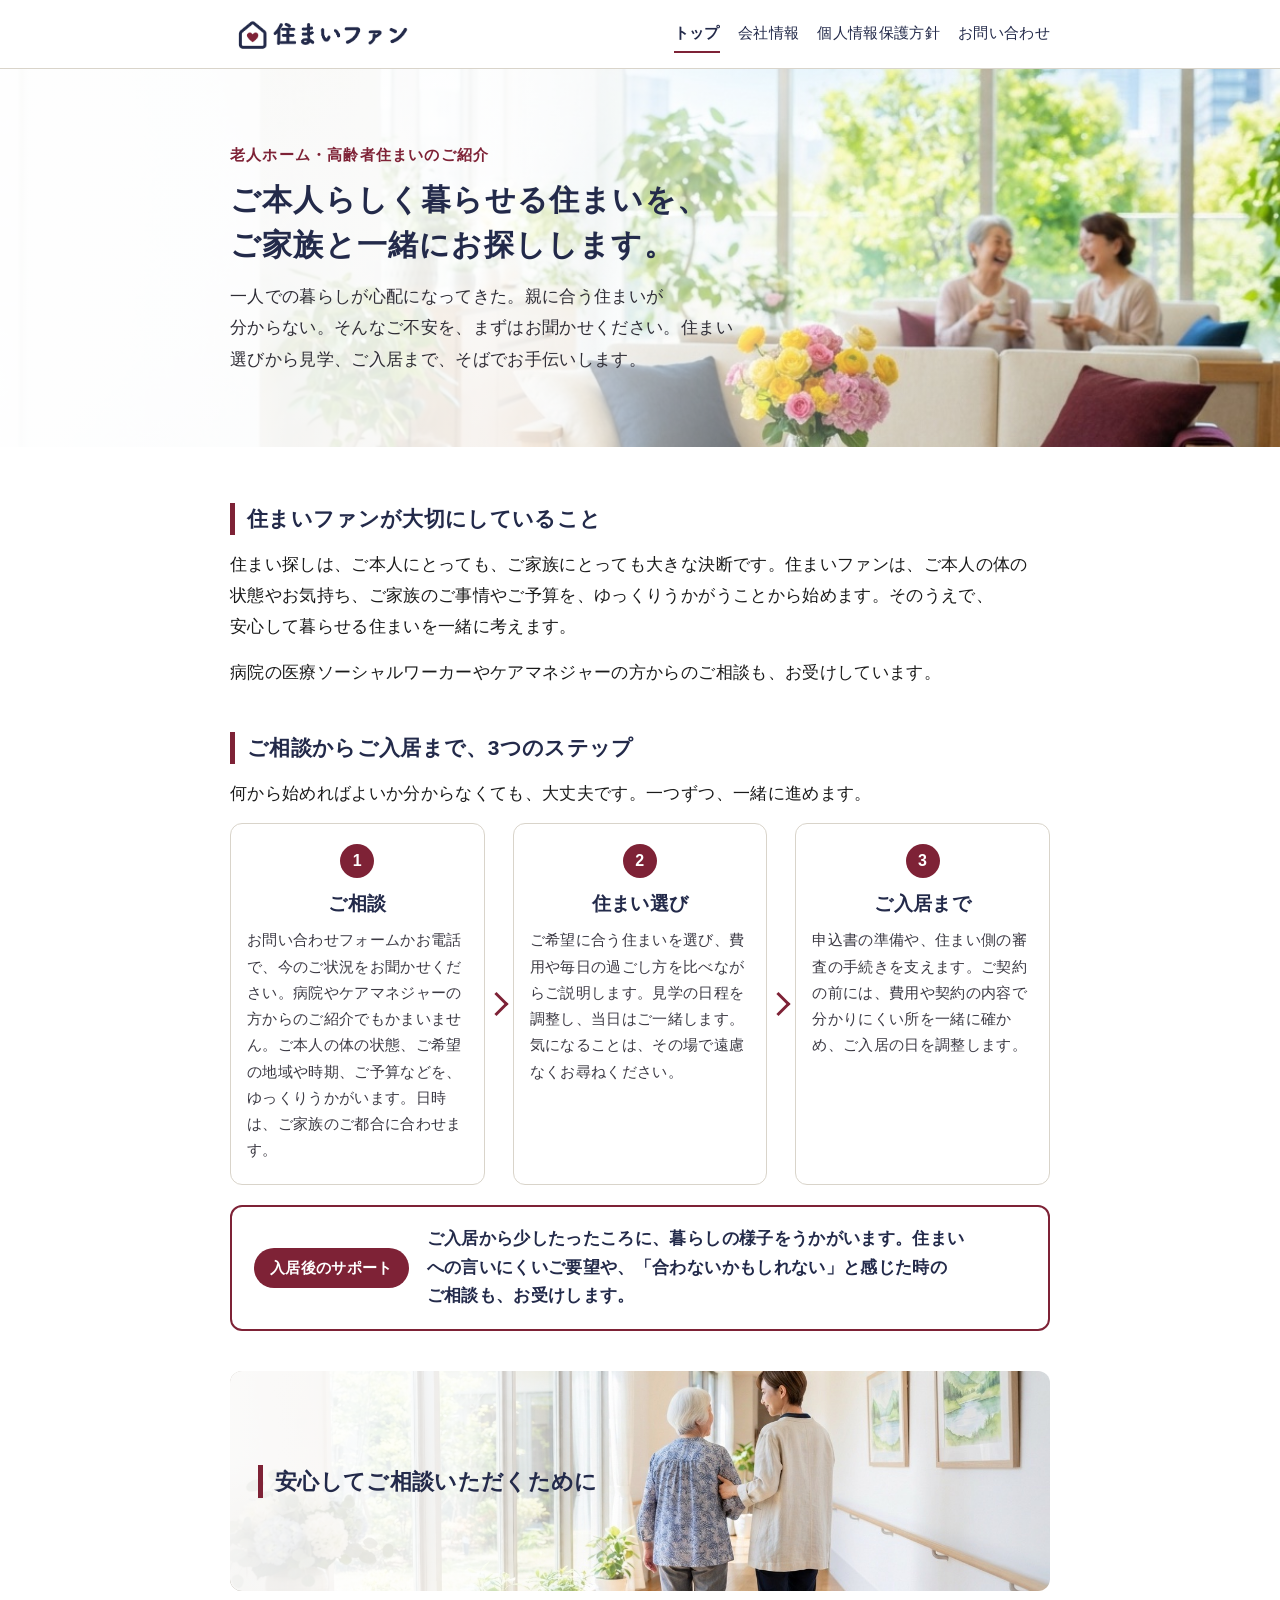
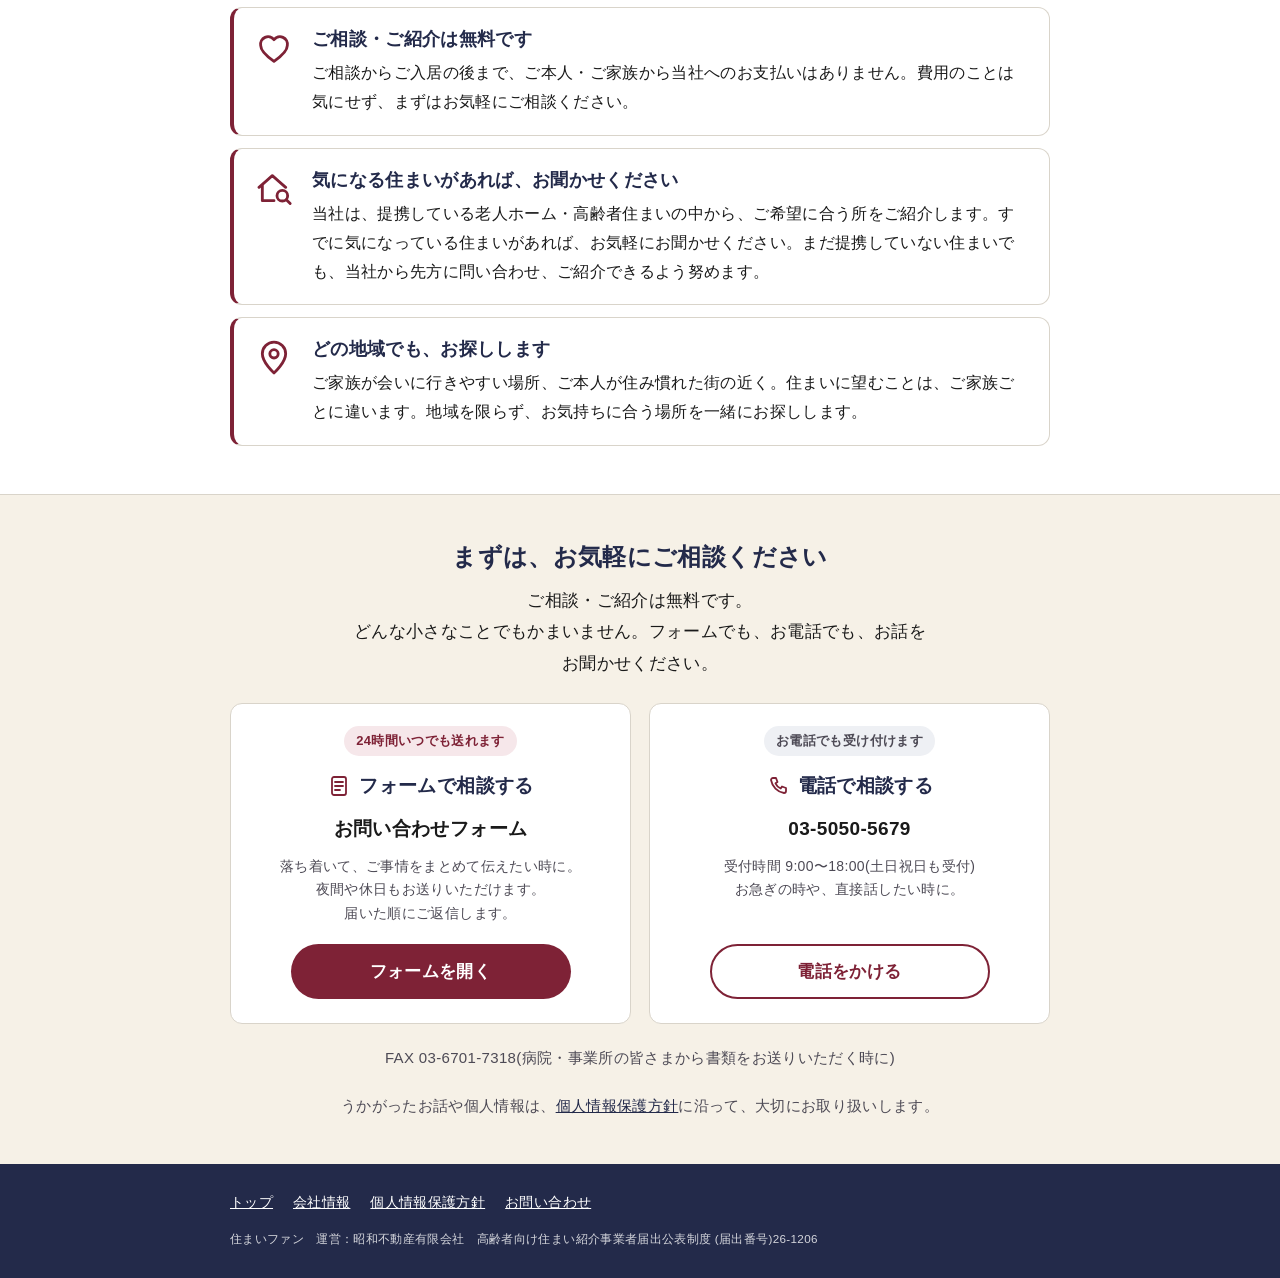
<file: index.html>
<!doctype html>
<html lang="ja">
<head>
<meta charset="utf-8">
<meta name="viewport" content="width=device-width,initial-scale=1">
<title>住まいファン｜老人ホーム・高齢者住まいのご紹介</title>
<meta name="description" content="住まいファンは、ご本人とご家族のお気持ちをうかがいながら、老人ホーム・高齢者住まいを一緒にお探しする紹介サービスです。ご相談・ご紹介は無料です。運営：昭和不動産有限会社">
<meta property="og:type" content="website">
<meta property="og:site_name" content="住まいファン">
<meta property="og:title" content="住まいファン｜老人ホーム・高齢者住まいのご紹介">
<meta property="og:description" content="住まいファンは、ご本人とご家族のお気持ちをうかがいながら、老人ホーム・高齢者住まいを一緒にお探しする紹介サービスです。ご相談・ご紹介は無料です。運営：昭和不動産有限会社">
<meta property="og:url" content="https://sumaifan.jp/">
<meta property="og:image" content="https://sumaifan.jp/og.jpg">
<meta property="og:image:width" content="1200">
<meta property="og:image:height" content="630">
<meta property="og:locale" content="ja_JP">
<meta name="twitter:card" content="summary_large_image">
<link rel="canonical" href="https://sumaifan.jp/">
<script type="application/ld+json">
{
  "@context": "https://schema.org",
  "@graph": [
    {
      "@type": "WebSite",
      "name": "住まいファン",
      "alternateName": ["すまいファン", "sumaifan"],
      "url": "https://sumaifan.jp/"
    },
    {
      "@type": "Organization",
      "name": "住まいファン",
      "alternateName": ["すまいファン", "sumaifan"],
      "description": "老人ホーム・高齢者住まいのご紹介。ご相談・ご紹介は無料です。",
      "url": "https://sumaifan.jp/",
      "logo": "https://sumaifan.jp/logo.png",
      "telephone": "+81-3-5050-5679",
      "parentOrganization": {
        "@type": "Organization",
        "name": "昭和不動産有限会社",
        "address": {
          "@type": "PostalAddress",
          "postalCode": "700-0971",
          "addressRegion": "岡山県",
          "addressLocality": "岡山市北区",
          "streetAddress": "野田2-1-45-2F",
          "addressCountry": "JP"
        }
      }
    }
  ]
}
</script>
<link rel="icon" href="favicon.svg" type="image/svg+xml">
<link rel="stylesheet" href="style.css?v=h7">
</head>
<body>
<header class="site-header">
  <div class="wrap">
    <a class="brand" href="index.html"><img src="logo.png" alt="住まいファン" width="190" height="40"></a>
    <nav class="nav" aria-label="サイト内">
      <a href="index.html" aria-current="page">トップ</a>
      <a href="company.html">会社情報</a>
      <a href="privacy.html">個人情報保護方針</a>
      <a href="contact.html">お問い合わせ</a>
    </nav>
  </div>
</header>

<div class="hero-light">
  <div class="wrap">
    <p class="svc">老人ホーム・高齢者住まいのご紹介</p>
    <h1><span class="nw">ご本人らしく</span><span class="nw">暮らせる住まいを、</span><br><span class="nw">ご家族と一緒に</span><span class="nw">お探しします。</span></h1>
    <p>一人での暮らしが心配になってきた。親に合う住まいが分からない。そんなご不安を、まずはお聞かせください。住まい選びから見学、ご入居まで、そばでお手伝いします。</p>
  </div>
</div>

<main>
  <div class="wrap">

    <section>
      <h2>住まいファンが大切にしていること</h2>
      <p>住まい探しは、ご本人にとっても、ご家族にとっても大きな決断です。住まいファンは、ご本人の体の状態やお気持ち、ご家族のご事情やご予算を、ゆっくりうかがうことから始めます。そのうえで、安心して暮らせる住まいを一緒に考えます。</p>
      <p>病院の医療ソーシャルワーカーやケアマネジャーの方からのご相談も、お受けしています。</p>
    </section>

    <section>
      <h2>ご相談からご入居まで、3つのステップ</h2>
      <p>何から始めればよいか分からなくても、大丈夫です。一つずつ、一緒に進めます。</p>
      <ol class="step3">
        <li><span class="n">1</span><b>ご相談</b><p>お問い合わせフォームかお電話で、今のご状況をお聞かせください。病院やケアマネジャーの方からのご紹介でもかまいません。ご本人の体の状態、ご希望の地域や時期、ご予算などを、ゆっくりうかがいます。日時は、ご家族のご都合に合わせます。</p></li>
        <li><span class="n">2</span><b>住まい選び</b><p>ご希望に合う住まいを選び、費用や毎日の過ごし方を比べながらご説明します。見学の日程を調整し、当日はご一緒します。気になることは、その場で遠慮なくお尋ねください。</p></li>
        <li><span class="n">3</span><b>ご入居まで</b><p>申込書の準備や、住まい側の審査の手続きを支えます。ご契約の前には、費用や契約の内容で分かりにくい所を一緒に確かめ、ご入居の日を調整します。</p></li>
      </ol>
      <div class="after-box">
        <span class="after-tag">入居後のサポート</span>
        <p>ご入居から少したったころに、暮らしの様子をうかがいます。住まいへの言いにくいご要望や、「合わないかもしれない」と感じた時のご相談も、お受けします。</p>
      </div>
    </section>

    <section class="promise">
      <div class="promise-head">
        <h2>安心してご相談いただくために</h2>
      </div>
      <div class="cards">
      <div class="card"><svg class="ico" viewBox="0 0 24 24" aria-hidden="true"><path d="M12 20c-5-3.5-8-6.3-8-9.5A4.5 4.5 0 0 1 12 7a4.5 4.5 0 0 1 8 3.5c0 3.2-3 6-8 9.5z"/></svg><div><h3>ご相談・ご紹介は無料です</h3><p>ご相談からご入居の後まで、ご本人・ご家族から当社へのお支払いはありません。費用のことは気にせず、まずはお気軽にご相談ください。</p></div></div>
      <div class="card"><svg class="ico" viewBox="0 0 24 24" aria-hidden="true"><path d="M3 11 11 4l8 7"/><path d="M5 10v9h7"/><circle cx="17" cy="16" r="3.2"/><path d="m19.4 18.4 2.3 2.3"/></svg><div><h3>気になる住まいがあれば、お聞かせください</h3><p>当社は、提携している老人ホーム・高齢者住まいの中から、ご希望に合う所をご紹介します。すでに気になっている住まいがあれば、お気軽にお聞かせください。まだ提携していない住まいでも、当社から先方に問い合わせ、ご紹介できるよう努めます。</p></div></div>
      <div class="card"><svg class="ico" viewBox="0 0 24 24" aria-hidden="true"><path d="M12 21s-7-6.2-7-11.5A7 7 0 0 1 19 9.5C19 14.8 12 21 12 21z"/><circle cx="12" cy="9.5" r="2.5"/></svg><div><h3>どの地域でも、お探しします</h3><p>ご家族が会いに行きやすい場所、ご本人が住み慣れた街の近く。住まいに望むことは、ご家族ごとに違います。地域を限らず、お気持ちに合う場所を一緒にお探しします。</p></div></div>
      </div>
    </section>

  </div>
  <section class="cta">
    <div class="wrap">
      <h2>まずは、お気軽にご相談ください</h2>
      <p class="cta-lead">ご相談・ご紹介は無料です。<br class="pc">どんな小さなことでもかまいません。フォームでも、お電話でも、お話をお聞かせください。</p>
      <div class="cta-grid contact-cards">
        <div class="cta-card">
          <span class="cta-tag">24時間いつでも送れます</span>
          <h3><svg class="cta-ico" viewBox="0 0 24 24" aria-hidden="true"><rect x="5" y="3" width="14" height="18" rx="2"/><path d="M8 8h8M8 12h8M8 16h5"/></svg>フォームで相談する</h3>
          <p class="cta-main">お問い合わせフォーム</p>
          <p class="cta-sub">落ち着いて、ご事情をまとめて伝えたい時に。夜間や休日もお送りいただけます。届いた順にご返信します。</p>
          <a class="cta-btn" href="https://docs.google.com/forms/d/e/1FAIpQLSeh4oWzY33jgFecCv-uD6REWzLkGq2Q6xgY2W9wov08D3YMBw/viewform" target="_blank" rel="noopener">フォームを開く</a>
        </div>
        <div class="cta-card cta-card-sub">
          <span class="cta-tag cta-tag-sub">お電話でも受け付けます</span>
          <h3><svg class="cta-ico" viewBox="0 0 24 24" aria-hidden="true"><path d="M7 4h3l1.5 4-2 1.3a10 10 0 0 0 5.2 5.2l1.3-2 4 1.5v3a2 2 0 0 1-2 2A16 16 0 0 1 5 6a2 2 0 0 1 2-2z"/></svg>電話で相談する</h3>
          <p class="cta-main">03-5050-5679</p>
          <p class="cta-sub">受付時間 9:00〜18:00(土日祝日も受付)<br>お急ぎの時や、直接話したい時に。</p>
          <a class="cta-btn cta-btn-sub" href="tel:0350505679">電話をかける</a>
        </div>
      </div>
      <p class="note fax-line">FAX 03-6701-7318(病院・事業所の皆さまから書類をお送りいただく時に)</p>
      <p class="note">うかがったお話や個人情報は、<a href="privacy.html">個人情報保護方針</a>に沿って、大切にお取り扱いします。</p>
    </div>
  </section>
</main>

<footer class="site-footer">
  <div class="wrap">
    <nav aria-label="フッター">
      <a href="index.html">トップ</a>
      <a href="company.html">会社情報</a>
      <a href="privacy.html">個人情報保護方針</a>
      <a href="contact.html">お問い合わせ</a>
    </nav>
    <small>住まいファン　運営：昭和不動産有限会社　高齢者向け住まい紹介事業者届出公表制度 (届出番号)26-1206</small>
  </div>
</footer>
<script src="mail.js?v=2"></script>
</body>
</html>
</file>
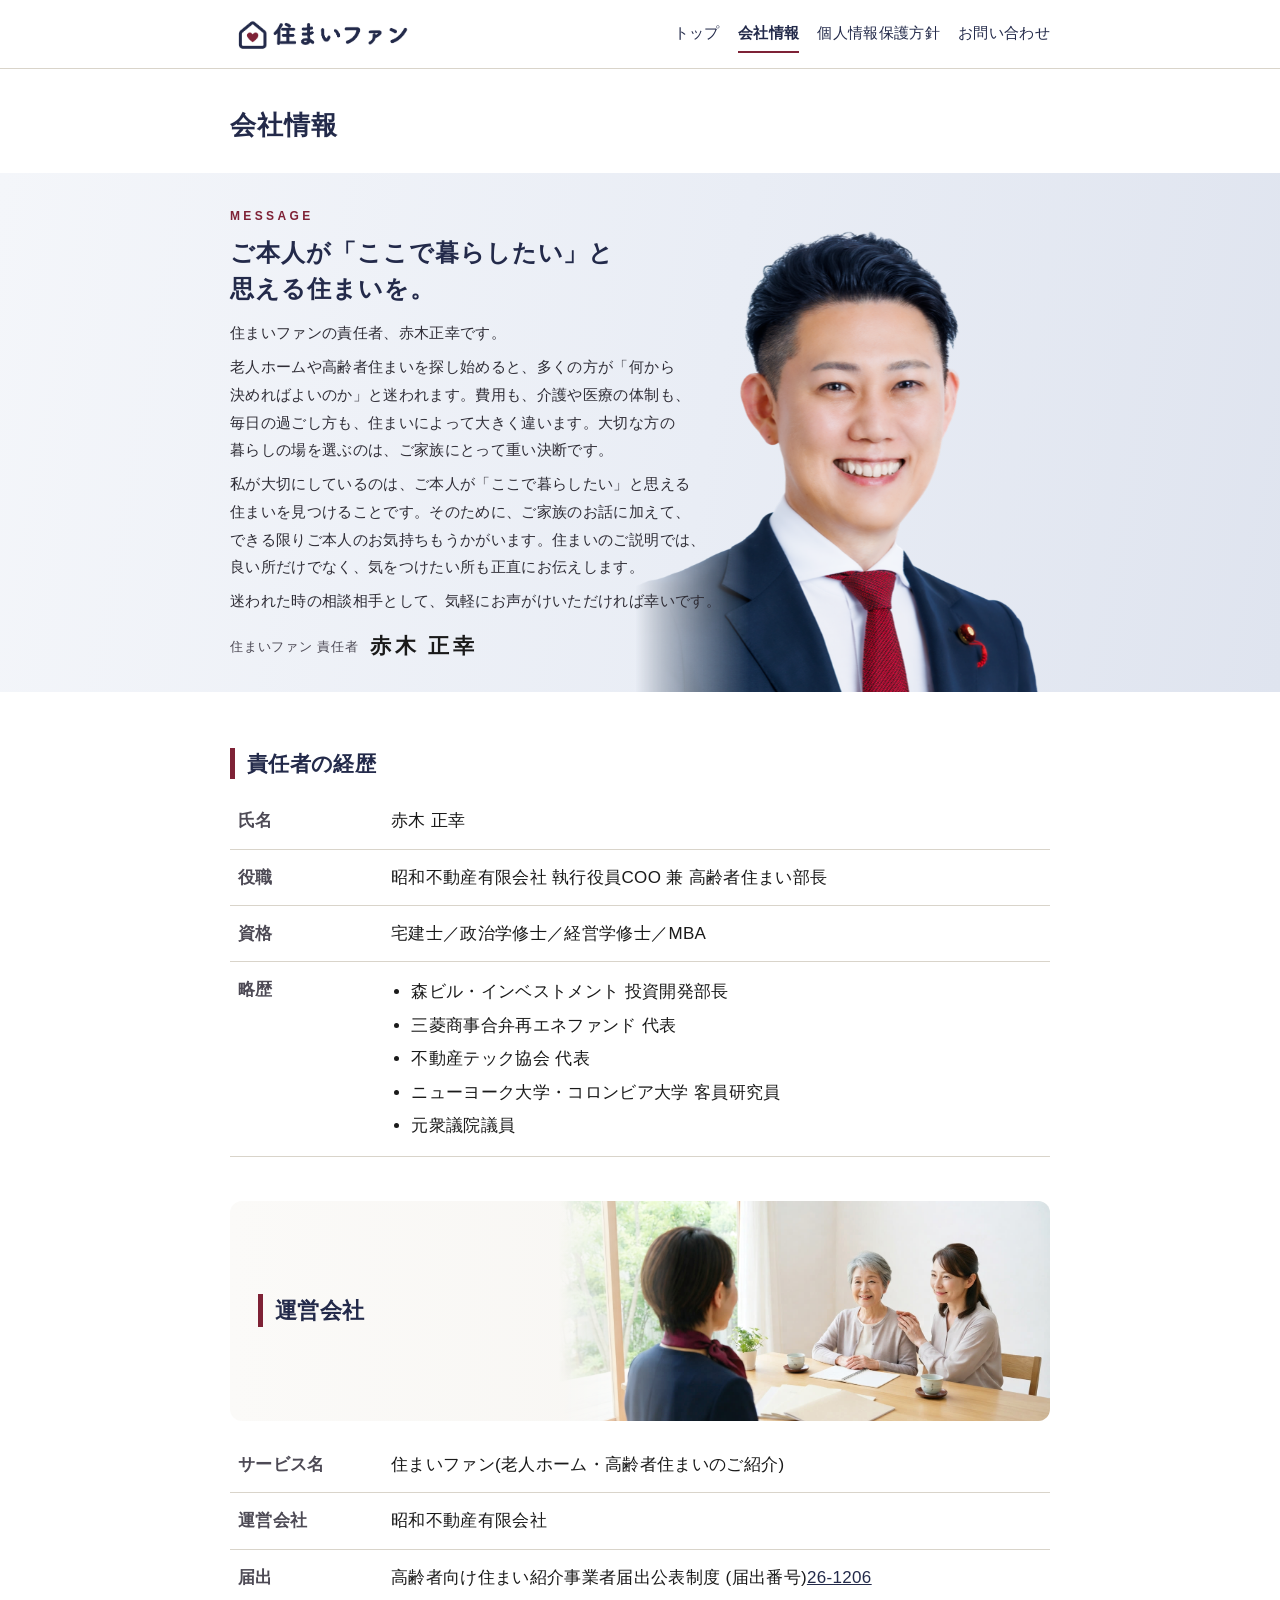
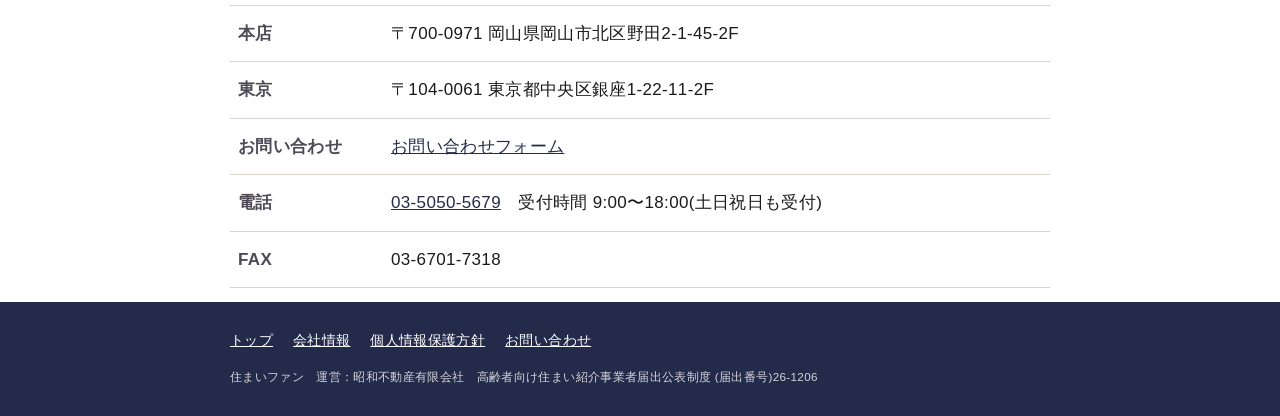
<file: company.html>
<!doctype html>
<html lang="ja">
<head>
<meta charset="utf-8">
<meta name="viewport" content="width=device-width,initial-scale=1">
<title>会社情報｜住まいファン</title>
<meta name="description" content="住まいファンを運営する昭和不動産有限会社の会社情報と、責任者の紹介です。">
<meta property="og:type" content="article">
<meta property="og:site_name" content="住まいファン">
<meta property="og:title" content="会社情報｜住まいファン">
<meta property="og:description" content="住まいファンを運営する昭和不動産有限会社の会社情報と、責任者の紹介です。">
<meta property="og:url" content="https://sumaifan.jp/company.html">
<meta property="og:image" content="https://sumaifan.jp/og.jpg">
<meta property="og:image:width" content="1200">
<meta property="og:image:height" content="630">
<meta property="og:locale" content="ja_JP">
<meta name="twitter:card" content="summary_large_image">
<link rel="canonical" href="https://sumaifan.jp/company.html">
<link rel="icon" href="favicon.svg" type="image/svg+xml">
<link rel="stylesheet" href="style.css?v=h7">
</head>
<body>
<header class="site-header">
  <div class="wrap">
    <a class="brand" href="index.html"><img src="logo.png" alt="住まいファン" width="190" height="40"></a>
    <nav class="nav" aria-label="サイト内">
      <a href="index.html">トップ</a>
      <a href="company.html" aria-current="page">会社情報</a>
      <a href="privacy.html">個人情報保護方針</a>
      <a href="contact.html">お問い合わせ</a>
    </nav>
  </div>
</header>

<div class="page-title page-title-plain"><div class="wrap"><h1>会社情報</h1></div></div>

<section class="mb" aria-label="ごあいさつ">
  <div class="mb-in">
    <img class="mb-photo" src="akagi_bust.png" alt="責任者 赤木正幸の写真" width="733" height="735">
    <div class="mb-text">
      <span class="msg-label">MESSAGE</span>
      <h2 class="msg-lead"><span class="nw">ご本人が「ここで暮らしたい」と</span><span class="nw">思える住まいを。</span></h2>
      <div class="msg-body">
      <p>住まいファンの責任者、赤木正幸です。</p>
      <p>老人ホームや高齢者住まいを探し始めると、多くの方が「何から決めればよいのか」と迷われます。費用も、介護や医療の体制も、毎日の過ごし方も、住まいによって大きく違います。大切な方の暮らしの場を選ぶのは、ご家族にとって重い決断です。</p>
      <p>私が大切にしているのは、ご本人が「ここで暮らしたい」と思える住まいを見つけることです。そのために、ご家族のお話に加えて、できる限りご本人のお気持ちもうかがいます。住まいのご説明では、良い所だけでなく、気をつけたい所も正直にお伝えします。</p>
      <p>迷われた時の相談相手として、気軽にお声がけいただければ幸いです。</p>
      </div>
      <p class="msg-sign">住まいファン 責任者<b>赤木 正幸</b></p>
    </div>
  </div>
</section>

<main>
  <div class="wrap">

    <section>
      <h2>責任者の経歴</h2>
      <table class="info">
        <tr><th>氏名</th><td>赤木 正幸</td></tr>
        <tr><th>役職</th><td>昭和不動産有限会社 執行役員COO 兼 高齢者住まい部長</td></tr>
        <tr><th>資格</th><td>宅建士／政治学修士／経営学修士／MBA</td></tr>
        <tr><th>略歴</th><td>
          <ul>
            <li>森ビル・インベストメント 投資開発部長</li>
            <li>三菱商事合弁再エネファンド 代表</li>
            <li>不動産テック協会 代表</li>
            <li>ニューヨーク大学・コロンビア大学 客員研究員</li>
            <li>元衆議院議員</li>
          </ul>
        </td></tr>
      </table>
    </section>

    <section>
      <div class="photo-head photo-head-consult">
        <img src="consult.jpg" alt="相談員が、ご本人とご家族のお話をうかがっている様子" loading="lazy">
        <h2>運営会社</h2>
      </div>
      <table class="info">
        <tr><th>サービス名</th><td>住まいファン(老人ホーム・高齢者住まいのご紹介)</td></tr>
        <tr><th>運営会社</th><td>昭和不動産有限会社</td></tr>
        <tr><th>届出</th><td>高齢者向け住まい紹介事業者届出公表制度 (届出番号)<a href="https://koujuren.jp/search_details.php?id=1136" target="_blank" rel="noopener">26-1206</a></td></tr>
        <tr><th>本店</th><td>〒700-0971 岡山県岡山市北区野田2-1-45-2F</td></tr>
        <tr><th>東京</th><td>〒104-0061 東京都中央区銀座1-22-11-2F</td></tr>
        <tr><th>お問い合わせ</th><td><a href="https://docs.google.com/forms/d/e/1FAIpQLSeh4oWzY33jgFecCv-uD6REWzLkGq2Q6xgY2W9wov08D3YMBw/viewform" target="_blank" rel="noopener">お問い合わせフォーム</a></td></tr>
        <tr><th>電話</th><td><a href="tel:0350505679">03-5050-5679</a>　受付時間 9:00〜18:00(土日祝日も受付)</td></tr>
        <tr><th>FAX</th><td>03-6701-7318</td></tr>
      </table>
    </section>

  </div>
</main>

<footer class="site-footer">
  <div class="wrap">
    <nav aria-label="フッター">
      <a href="index.html">トップ</a>
      <a href="company.html">会社情報</a>
      <a href="privacy.html">個人情報保護方針</a>
      <a href="contact.html">お問い合わせ</a>
    </nav>
    <small>住まいファン　運営：昭和不動産有限会社　高齢者向け住まい紹介事業者届出公表制度 (届出番号)26-1206</small>
  </div>
</footer>
<script src="mail.js?v=2"></script>
</body>
</html>
</file>
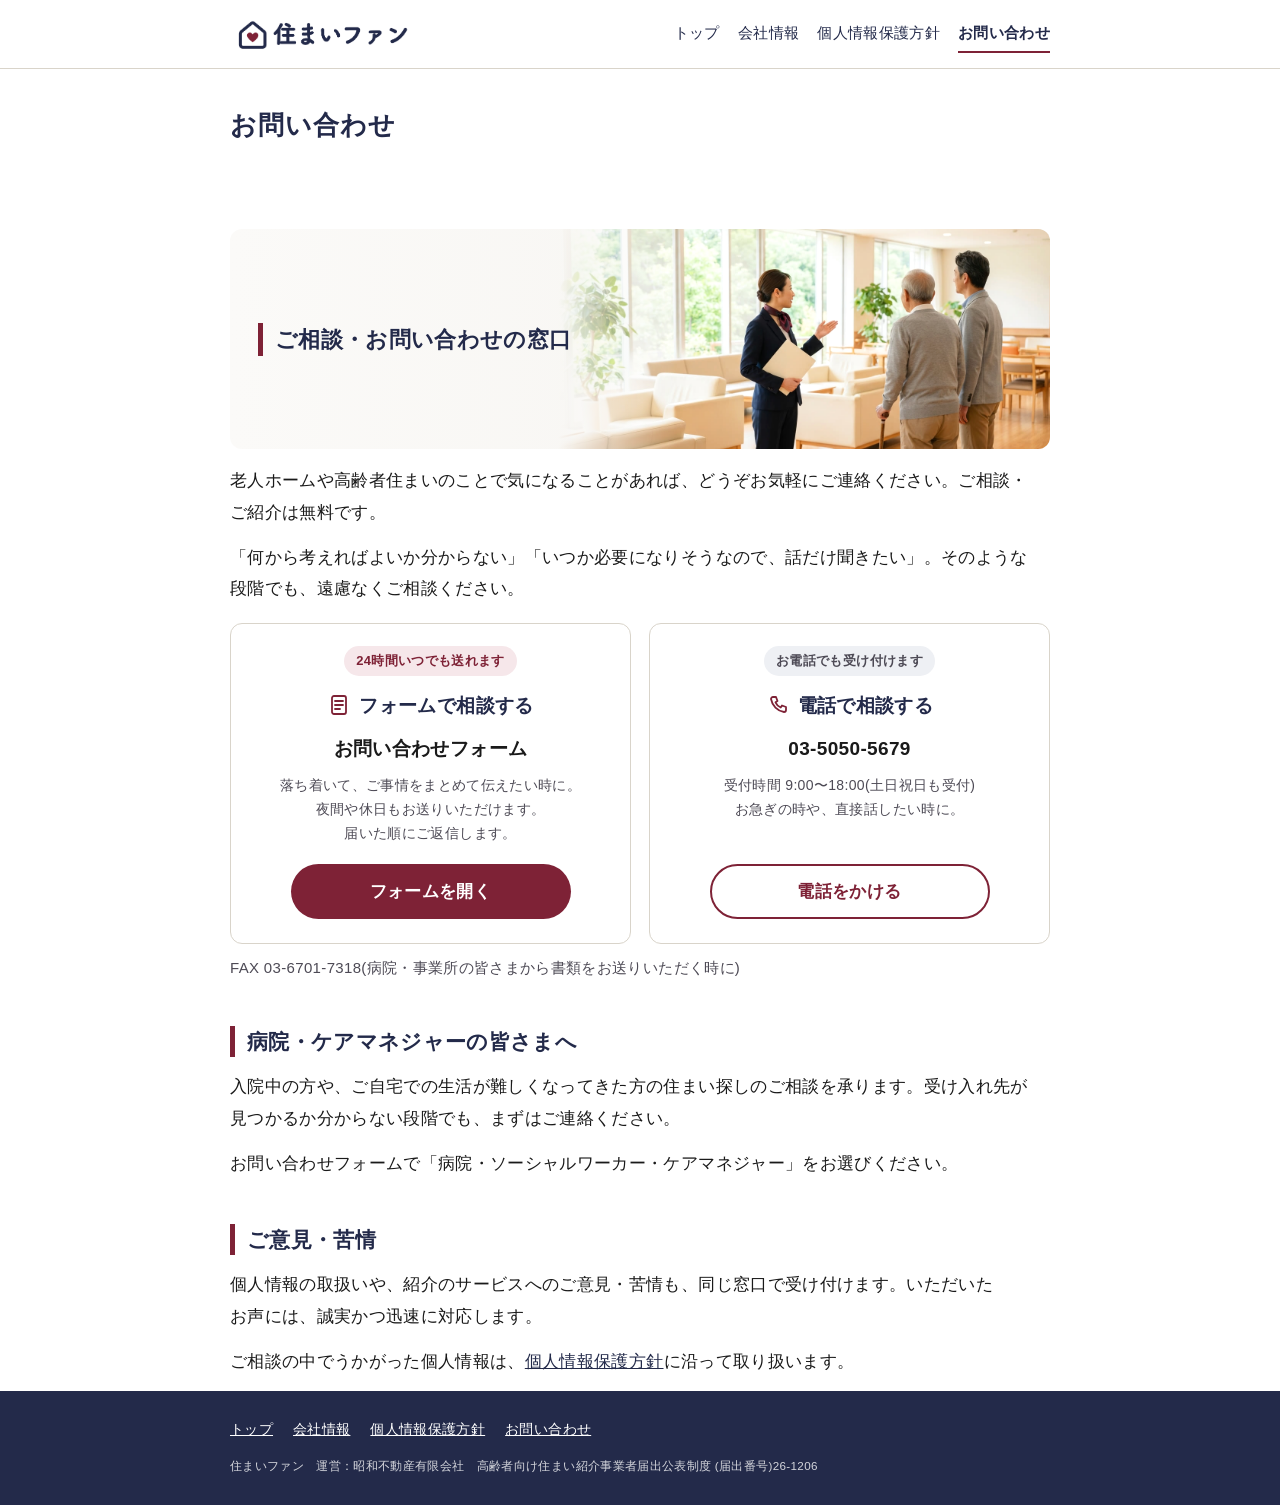
<file: contact.html>
<!doctype html>
<html lang="ja">
<head>
<meta charset="utf-8">
<meta name="viewport" content="width=device-width,initial-scale=1">
<title>お問い合わせ｜住まいファン</title>
<meta name="description" content="住まいファンへのご相談・お問い合わせの窓口です。">
<meta property="og:type" content="article">
<meta property="og:site_name" content="住まいファン">
<meta property="og:title" content="お問い合わせ｜住まいファン">
<meta property="og:description" content="住まいファンへのご相談・お問い合わせの窓口です。">
<meta property="og:url" content="https://sumaifan.jp/contact.html">
<meta property="og:image" content="https://sumaifan.jp/og.jpg">
<meta property="og:image:width" content="1200">
<meta property="og:image:height" content="630">
<meta property="og:locale" content="ja_JP">
<meta name="twitter:card" content="summary_large_image">
<link rel="canonical" href="https://sumaifan.jp/contact.html">
<link rel="icon" href="favicon.svg" type="image/svg+xml">
<link rel="stylesheet" href="style.css?v=h7">
</head>
<body>
<header class="site-header">
  <div class="wrap">
    <a class="brand" href="index.html"><img src="logo.png" alt="住まいファン" width="190" height="40"></a>
    <nav class="nav" aria-label="サイト内">
      <a href="index.html">トップ</a>
      <a href="company.html">会社情報</a>
      <a href="privacy.html">個人情報保護方針</a>
      <a href="contact.html" aria-current="page">お問い合わせ</a>
    </nav>
  </div>
</header>

<div class="page-title page-title-plain"><div class="wrap"><h1>お問い合わせ</h1></div></div>

<main>
  <div class="wrap">

    <section>
      <div class="photo-head photo-head-tour">
        <img src="tour.jpg" alt="相談員が、ご本人とご家族を住まいの見学にご案内している様子" loading="lazy">
        <h2>ご相談・お問い合わせの窓口</h2>
      </div>
      <p>老人ホームや高齢者住まいのことで気になることがあれば、どうぞお気軽にご連絡ください。ご相談・ご紹介は無料です。</p>
      <p>「何から考えればよいか分からない」「いつか必要になりそうなので、話だけ聞きたい」。そのような段階でも、遠慮なくご相談ください。</p>
      <div class="cta-grid contact-cards">
        <div class="cta-card">
          <span class="cta-tag">24時間いつでも送れます</span>
          <h3><svg class="cta-ico" viewBox="0 0 24 24" aria-hidden="true"><rect x="5" y="3" width="14" height="18" rx="2"/><path d="M8 8h8M8 12h8M8 16h5"/></svg>フォームで相談する</h3>
          <p class="cta-main">お問い合わせフォーム</p>
          <p class="cta-sub">落ち着いて、ご事情をまとめて伝えたい時に。夜間や休日もお送りいただけます。届いた順にご返信します。</p>
          <a class="cta-btn" href="https://docs.google.com/forms/d/e/1FAIpQLSeh4oWzY33jgFecCv-uD6REWzLkGq2Q6xgY2W9wov08D3YMBw/viewform" target="_blank" rel="noopener">フォームを開く</a>
        </div>
        <div class="cta-card cta-card-sub">
          <span class="cta-tag cta-tag-sub">お電話でも受け付けます</span>
          <h3><svg class="cta-ico" viewBox="0 0 24 24" aria-hidden="true"><path d="M7 4h3l1.5 4-2 1.3a10 10 0 0 0 5.2 5.2l1.3-2 4 1.5v3a2 2 0 0 1-2 2A16 16 0 0 1 5 6a2 2 0 0 1 2-2z"/></svg>電話で相談する</h3>
          <p class="cta-main">03-5050-5679</p>
          <p class="cta-sub">受付時間 9:00〜18:00(土日祝日も受付)<br>お急ぎの時や、直接話したい時に。</p>
          <a class="cta-btn cta-btn-sub" href="tel:0350505679">電話をかける</a>
        </div>
      </div>
      <p class="note fax-line">FAX 03-6701-7318(病院・事業所の皆さまから書類をお送りいただく時に)</p>
    </section>

    <section>
      <h2>病院・ケアマネジャーの皆さまへ</h2>
      <p>入院中の方や、ご自宅での生活が難しくなってきた方の住まい探しのご相談を承ります。受け入れ先が見つかるか分からない段階でも、まずはご連絡ください。</p>
      <p>お問い合わせフォームで「病院・ソーシャルワーカー・ケアマネジャー」をお選びください。</p>
    </section>

    <section>
      <h2>ご意見・苦情</h2>
      <p>個人情報の取扱いや、紹介のサービスへのご意見・苦情も、同じ窓口で受け付けます。いただいたお声には、誠実かつ迅速に対応します。</p>
      <p>ご相談の中でうかがった個人情報は、<a href="privacy.html">個人情報保護方針</a>に沿って取り扱います。</p>
    </section>

  </div>
</main>

<footer class="site-footer">
  <div class="wrap">
    <nav aria-label="フッター">
      <a href="index.html">トップ</a>
      <a href="company.html">会社情報</a>
      <a href="privacy.html">個人情報保護方針</a>
      <a href="contact.html">お問い合わせ</a>
    </nav>
    <small>住まいファン　運営：昭和不動産有限会社　高齢者向け住まい紹介事業者届出公表制度 (届出番号)26-1206</small>
  </div>
</footer>
<script src="mail.js?v=2"></script>
</body>
</html>
</file>
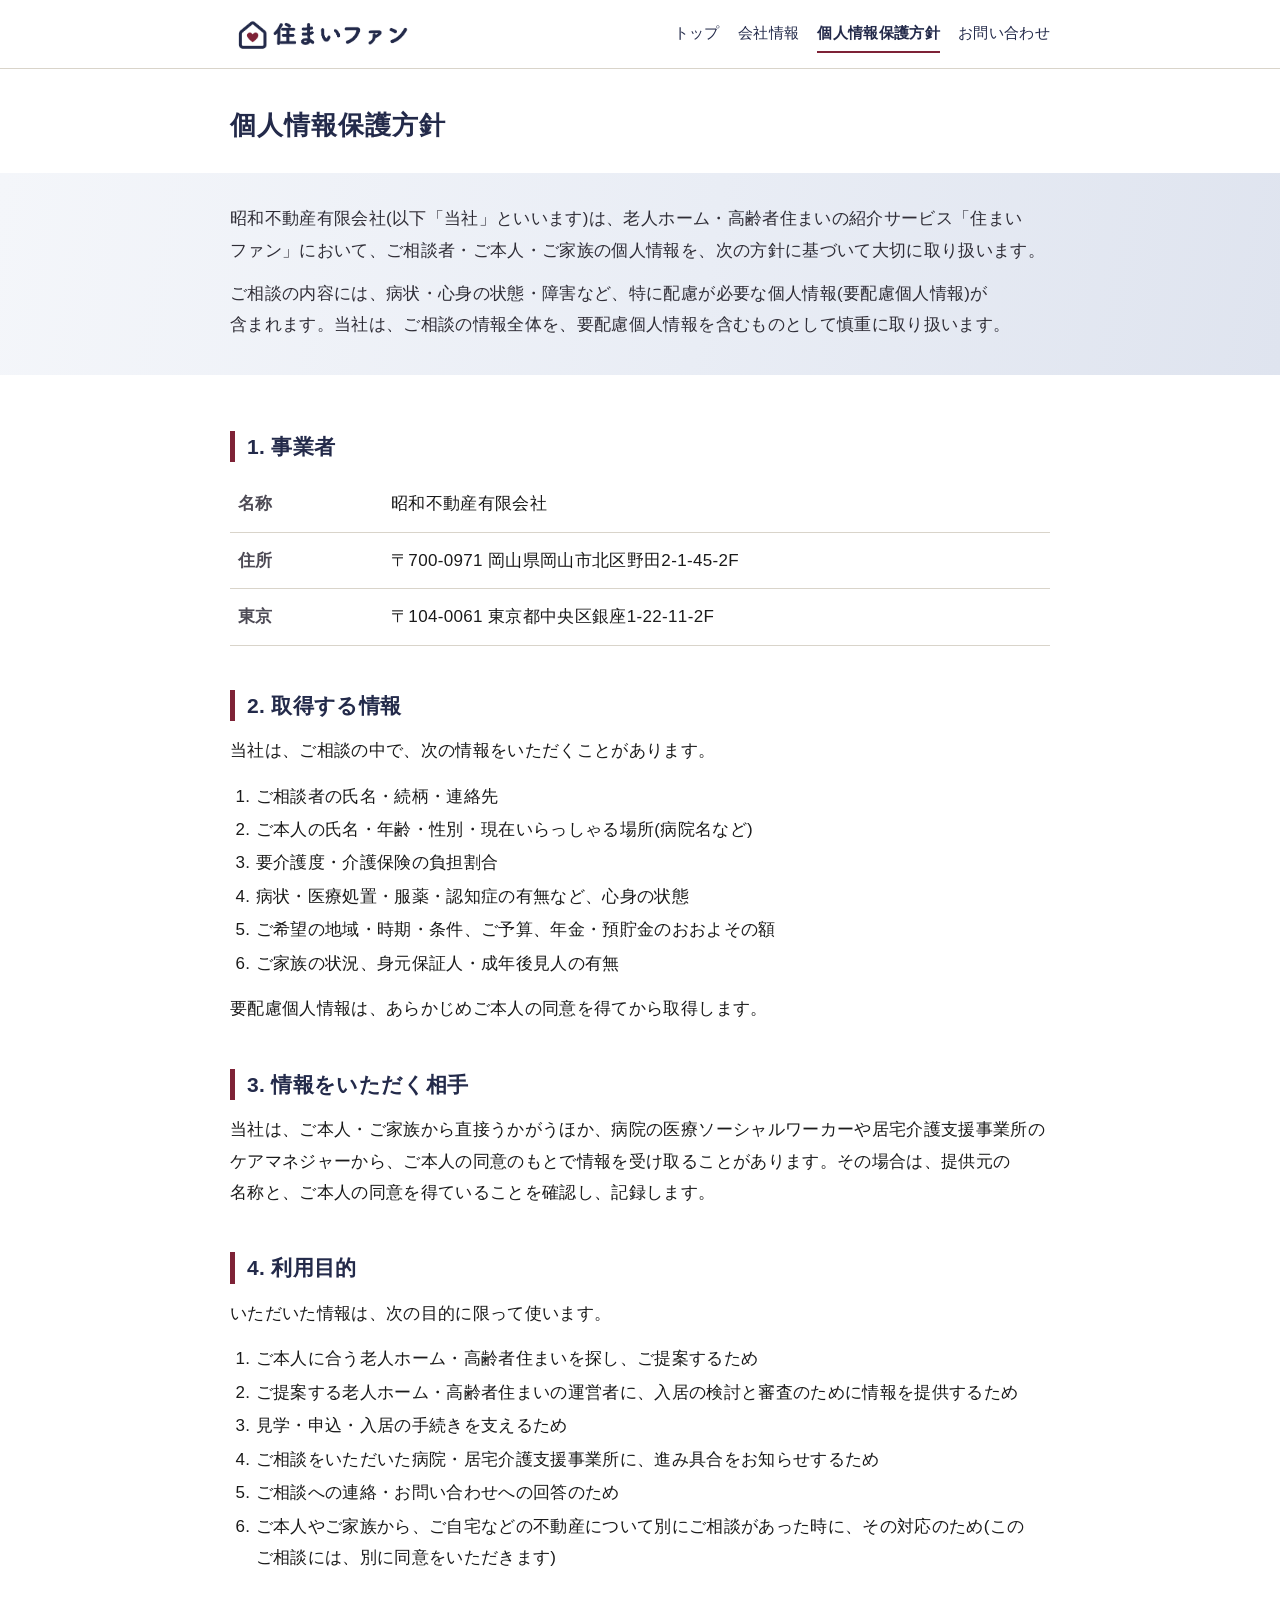
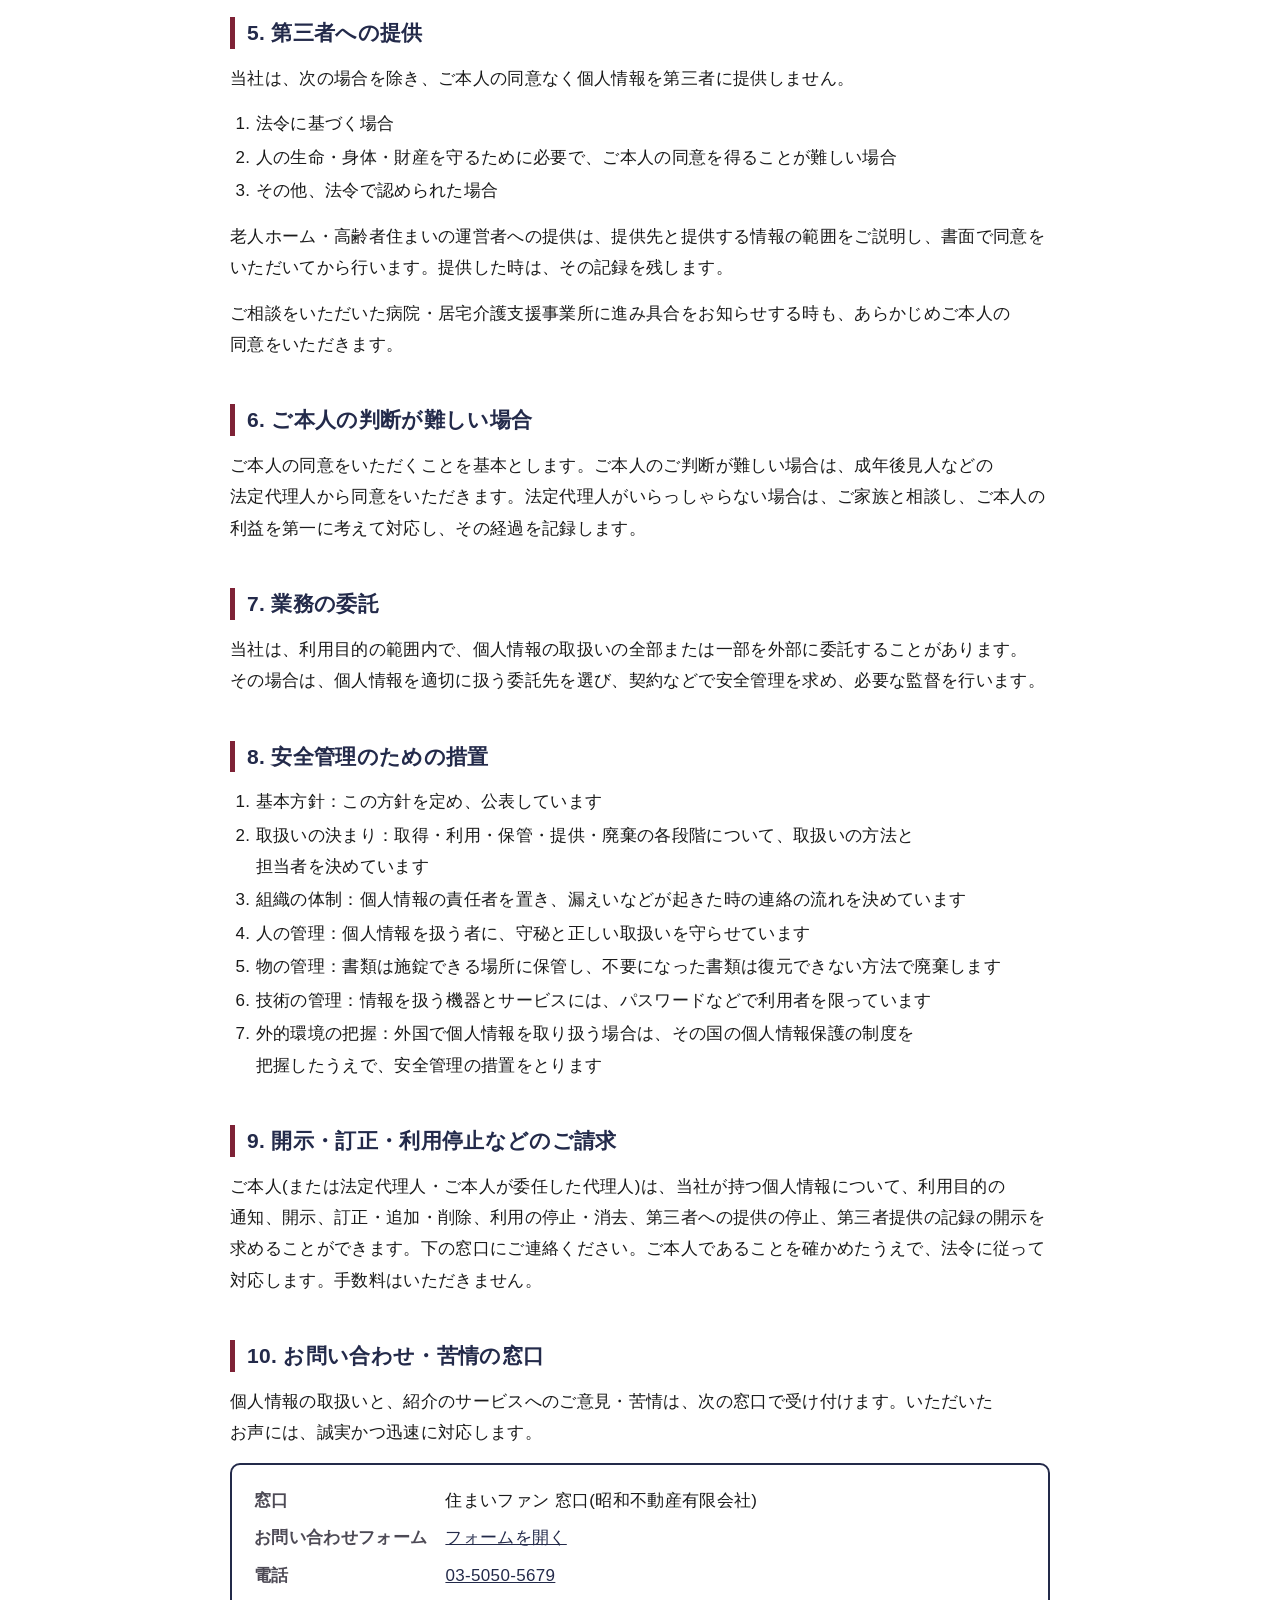
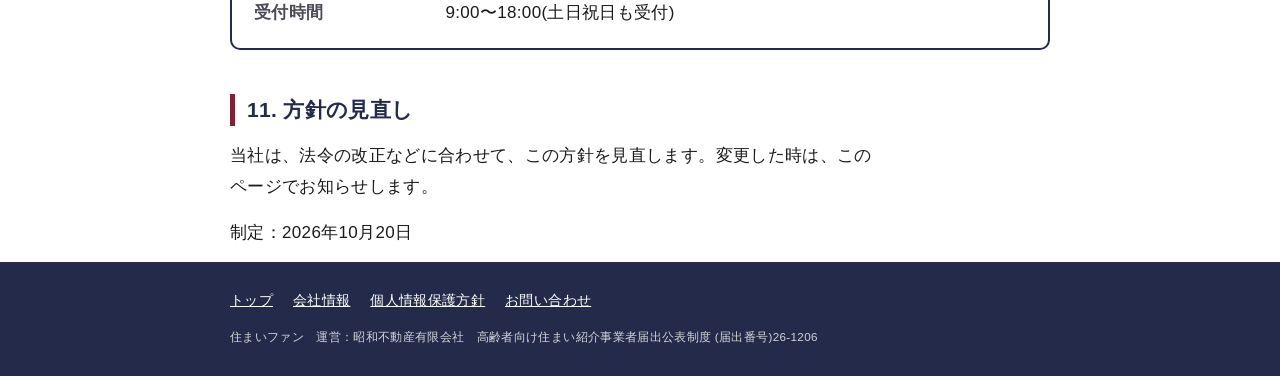
<file: privacy.html>
<!doctype html>
<html lang="ja">
<head>
<meta charset="utf-8">
<meta name="viewport" content="width=device-width,initial-scale=1">
<title>個人情報保護方針｜住まいファン</title>
<meta name="description" content="住まいファン(昭和不動産有限会社)の個人情報保護方針です。">
<meta property="og:type" content="article">
<meta property="og:site_name" content="住まいファン">
<meta property="og:title" content="個人情報保護方針｜住まいファン">
<meta property="og:description" content="住まいファン(昭和不動産有限会社)の個人情報保護方針です。">
<meta property="og:url" content="https://sumaifan.jp/privacy.html">
<meta property="og:image" content="https://sumaifan.jp/og.jpg">
<meta property="og:image:width" content="1200">
<meta property="og:image:height" content="630">
<meta property="og:locale" content="ja_JP">
<meta name="twitter:card" content="summary_large_image">
<link rel="canonical" href="https://sumaifan.jp/privacy.html">
<link rel="icon" href="favicon.svg" type="image/svg+xml">
<link rel="stylesheet" href="style.css?v=h7">
</head>
<body>
<header class="site-header">
  <div class="wrap">
    <a class="brand" href="index.html"><img src="logo.png" alt="住まいファン" width="190" height="40"></a>
    <nav class="nav" aria-label="サイト内">
      <a href="index.html">トップ</a>
      <a href="company.html">会社情報</a>
      <a href="privacy.html" aria-current="page">個人情報保護方針</a>
      <a href="contact.html">お問い合わせ</a>
    </nav>
  </div>
</header>

<div class="page-title page-title-plain"><div class="wrap"><h1>個人情報保護方針</h1></div></div>

<section class="lead-band">
  <div class="wrap">
      <p>昭和不動産有限会社(以下「当社」といいます)は、老人ホーム・高齢者住まいの紹介サービス「住まいファン」において、ご相談者・ご本人・ご家族の個人情報を、次の方針に基づいて大切に取り扱います。</p>
      <p>ご相談の内容には、病状・心身の状態・障害など、特に配慮が必要な個人情報(要配慮個人情報)が含まれます。当社は、ご相談の情報全体を、要配慮個人情報を含むものとして慎重に取り扱います。</p>
  </div>
</section>

<main>
  <div class="wrap">

    <section>
      <h2>1. 事業者</h2>
      <table class="info">
        <tr><th>名称</th><td>昭和不動産有限会社</td></tr>
        <tr><th>住所</th><td>〒700-0971 岡山県岡山市北区野田2-1-45-2F</td></tr>
        <tr><th>東京</th><td>〒104-0061 東京都中央区銀座1-22-11-2F</td></tr>
      </table>
    </section>

    <section>
      <h2>2. 取得する情報</h2>
      <p>当社は、ご相談の中で、次の情報をいただくことがあります。</p>
      <ol>
        <li>ご相談者の氏名・続柄・連絡先</li>
        <li>ご本人の氏名・年齢・性別・現在いらっしゃる場所(病院名など)</li>
        <li>要介護度・介護保険の負担割合</li>
        <li>病状・医療処置・服薬・認知症の有無など、心身の状態</li>
        <li>ご希望の地域・時期・条件、ご予算、年金・預貯金のおおよその額</li>
        <li>ご家族の状況、身元保証人・成年後見人の有無</li>
      </ol>
      <p>要配慮個人情報は、あらかじめご本人の同意を得てから取得します。</p>
    </section>

    <section>
      <h2>3. 情報をいただく相手</h2>
      <p>当社は、ご本人・ご家族から直接うかがうほか、病院の医療ソーシャルワーカーや居宅介護支援事業所のケアマネジャーから、ご本人の同意のもとで情報を受け取ることがあります。その場合は、提供元の名称と、ご本人の同意を得ていることを確認し、記録します。</p>
    </section>

    <section>
      <h2>4. 利用目的</h2>
      <p>いただいた情報は、次の目的に限って使います。</p>
      <ol>
        <li>ご本人に合う老人ホーム・高齢者住まいを探し、ご提案するため</li>
        <li>ご提案する老人ホーム・高齢者住まいの運営者に、入居の検討と審査のために情報を提供するため</li>
        <li>見学・申込・入居の手続きを支えるため</li>
        <li>ご相談をいただいた病院・居宅介護支援事業所に、進み具合をお知らせするため</li>
        <li>ご相談への連絡・お問い合わせへの回答のため</li>
        <li>ご本人やご家族から、ご自宅などの不動産について別にご相談があった時に、その対応のため(このご相談には、別に同意をいただきます)</li>
      </ol>
    </section>

    <section>
      <h2>5. 第三者への提供</h2>
      <p>当社は、次の場合を除き、ご本人の同意なく個人情報を第三者に提供しません。</p>
      <ol>
        <li>法令に基づく場合</li>
        <li>人の生命・身体・財産を守るために必要で、ご本人の同意を得ることが難しい場合</li>
        <li>その他、法令で認められた場合</li>
      </ol>
      <p>老人ホーム・高齢者住まいの運営者への提供は、提供先と提供する情報の範囲をご説明し、書面で同意をいただいてから行います。提供した時は、その記録を残します。</p>
      <p>ご相談をいただいた病院・居宅介護支援事業所に進み具合をお知らせする時も、あらかじめご本人の同意をいただきます。</p>
    </section>

    <section>
      <h2>6. ご本人の判断が難しい場合</h2>
      <p>ご本人の同意をいただくことを基本とします。ご本人のご判断が難しい場合は、成年後見人などの法定代理人から同意をいただきます。法定代理人がいらっしゃらない場合は、ご家族と相談し、ご本人の利益を第一に考えて対応し、その経過を記録します。</p>
    </section>

    <section>
      <h2>7. 業務の委託</h2>
      <p>当社は、利用目的の範囲内で、個人情報の取扱いの全部または一部を外部に委託することがあります。その場合は、個人情報を適切に扱う委託先を選び、契約などで安全管理を求め、必要な監督を行います。</p>
    </section>

    <section>
      <h2>8. 安全管理のための措置</h2>
      <ol>
        <li>基本方針：この方針を定め、公表しています</li>
        <li>取扱いの決まり：取得・利用・保管・提供・廃棄の各段階について、取扱いの方法と担当者を決めています</li>
        <li>組織の体制：個人情報の責任者を置き、漏えいなどが起きた時の連絡の流れを決めています</li>
        <li>人の管理：個人情報を扱う者に、守秘と正しい取扱いを守らせています</li>
        <li>物の管理：書類は施錠できる場所に保管し、不要になった書類は復元できない方法で廃棄します</li>
        <li>技術の管理：情報を扱う機器とサービスには、パスワードなどで利用者を限っています</li>
        <li>外的環境の把握：外国で個人情報を取り扱う場合は、その国の個人情報保護の制度を把握したうえで、安全管理の措置をとります</li>
      </ol>
    </section>

    <section>
      <h2>9. 開示・訂正・利用停止などのご請求</h2>
      <p>ご本人(または法定代理人・ご本人が委任した代理人)は、当社が持つ個人情報について、利用目的の通知、開示、訂正・追加・削除、利用の停止・消去、第三者への提供の停止、第三者提供の記録の開示を求めることができます。下の窓口にご連絡ください。ご本人であることを確かめたうえで、法令に従って対応します。手数料はいただきません。</p>
    </section>

    <section>
      <h2>10. お問い合わせ・苦情の窓口</h2>
      <p>個人情報の取扱いと、紹介のサービスへのご意見・苦情は、次の窓口で受け付けます。いただいたお声には、誠実かつ迅速に対応します。</p>
      <div class="contact-box contact-box-plain">
        <dl>
          <dt>窓口</dt><dd class="small">住まいファン 窓口(昭和不動産有限会社)</dd>
          <dt>お問い合わせフォーム</dt><dd><a href="https://docs.google.com/forms/d/e/1FAIpQLSeh4oWzY33jgFecCv-uD6REWzLkGq2Q6xgY2W9wov08D3YMBw/viewform" target="_blank" rel="noopener">フォームを開く</a></dd>
          <dt>電話</dt><dd><a href="tel:0350505679">03-5050-5679</a></dd>
          <dt>受付時間</dt><dd class="small">9:00〜18:00(土日祝日も受付)</dd>
        </dl>
      </div>
    </section>

    <section>
      <h2>11. 方針の見直し</h2>
      <p>当社は、法令の改正などに合わせて、この方針を見直します。変更した時は、このページでお知らせします。</p>
      <p>制定：2026年10月20日</p>
    </section>

  </div>
</main>

<footer class="site-footer">
  <div class="wrap">
    <nav aria-label="フッター">
      <a href="index.html">トップ</a>
      <a href="company.html">会社情報</a>
      <a href="privacy.html">個人情報保護方針</a>
      <a href="contact.html">お問い合わせ</a>
    </nav>
    <small>住まいファン　運営：昭和不動産有限会社　高齢者向け住まい紹介事業者届出公表制度 (届出番号)26-1206</small>
  </div>
</footer>
<script src="mail.js?v=2"></script>
</body>
</html>
</file>
<file: style.css>
:root{
  --navy:#232a4a;
  --wine:#7e2236;
  --cream:#f6f1e7;
  --ink:#1a1a1a;
  --sub:#4d4a55;
  --line:#d9d4ca;
  --bg:#ffffff;
}
*{box-sizing:border-box}
html{-webkit-text-size-adjust:100%}
body{margin:0;background:var(--bg);color:var(--ink);
  font-family:"Hiragino Sans","Hiragino Kaku Gothic ProN","Noto Sans JP","Yu Gothic",Meiryo,sans-serif;
  font-size:17px;line-height:1.85;letter-spacing:.02em}
a{color:var(--navy)}
img{max-width:100%;height:auto}
.wrap{max-width:860px;margin:0 auto;padding:0 20px}

/* ヘッダー */
.site-header{border-bottom:1px solid var(--line);background:#fff}
.site-header .wrap{display:flex;align-items:center;justify-content:space-between;gap:10px 16px;padding-top:14px;padding-bottom:14px;flex-wrap:wrap}
.brand{display:block;line-height:0}
.brand img{height:40px;width:auto}
.nav{display:flex;gap:4px 18px;flex-wrap:wrap;font-size:15px}
.nav a{text-decoration:none;color:var(--navy);padding:4px 0;border-bottom:2px solid transparent}
.nav a[aria-current="page"]{border-bottom-color:var(--wine);font-weight:600}

/* 見出しの帯 */
.hero{background:var(--navy);color:#fff;position:relative;overflow:hidden}
.hero::after{content:"";position:absolute;right:0;top:0;bottom:0;width:10px;background:var(--wine)}
.hero .wrap{padding-top:44px;padding-bottom:44px}
.hero .svc{color:#f1cdd3;font-size:15px;letter-spacing:.08em;margin:0 0 8px}
.hero h1{font-size:28px;line-height:1.5;margin:0 0 12px;letter-spacing:.04em}
.hero p{margin:0;opacity:.95}
.nw{display:inline-block}
.page-title{background:var(--cream);border-bottom:1px solid var(--line)}
.page-title .wrap{padding-top:28px;padding-bottom:24px}
.page-title h1{margin:0;font-size:26px;color:var(--navy);letter-spacing:.04em}

/* 本文 */
main{padding:12px 0 56px}
section{margin-top:40px}
h2{font-size:21px;color:var(--navy);margin:0 0 14px;padding-left:12px;border-left:5px solid var(--wine);line-height:1.5}
h3{font-size:18px;color:var(--navy);margin:28px 0 8px}
p{margin:0 0 14px}
ul,ol{margin:0 0 14px;padding-left:1.5em}
li{margin:2px 0}

/* 相談の流れ */
.steps{list-style:none;padding:0;margin:0;counter-reset:s;display:grid;gap:10px}
.steps li{counter-increment:s;display:flex;gap:14px;align-items:flex-start;background:var(--cream);border-radius:8px;padding:14px 16px;margin:0}
.steps li::before{content:counter(s);flex:0 0 32px;height:32px;border-radius:50%;background:var(--navy);color:#fff;font-weight:700;display:flex;align-items:center;justify-content:center;font-size:15px;margin-top:2px}
.steps b{display:block;color:var(--navy)}

/* 表 */
table.info{width:100%;border-collapse:collapse;margin:0 0 14px}
table.info th,table.info td{border-bottom:1px solid var(--line);padding:12px 8px;text-align:left;vertical-align:top}
table.info th{width:9em;color:var(--sub);font-weight:600;white-space:nowrap}
table.info ul{margin:0;padding-left:1.2em}

/* 連絡先の箱 */
.contact-box{border:2px solid var(--navy);border-radius:10px;padding:20px 22px;margin:0 0 14px}
.contact-box dl{margin:0;display:grid;grid-template-columns:auto 1fr;gap:6px 18px}
.contact-box dt{color:var(--sub);font-weight:600}
.contact-box dd{margin:0;font-size:19px;word-break:break-all}
.contact-box dd.small{font-size:16px}

.note{font-size:15px;color:var(--sub)}

/* 公開前に埋める所の印 */
.todo{background:#fff3b0;color:#5a4500;border:1px dashed #c9a400;border-radius:3px;padding:0 4px;font-size:.92em}

/* フッター */
.site-footer{background:var(--navy);color:#fff;font-size:14px}
.site-footer .wrap{padding-top:26px;padding-bottom:26px}
.site-footer nav{display:flex;flex-wrap:wrap;gap:6px 20px;margin-bottom:10px}
.site-footer a{color:#fff}
.site-footer small{opacity:.8}

@media (max-width:600px){
  body{font-size:16px}
  .wrap{padding:0 16px}
  .brand img{height:32px}
  .hero h1{font-size:23px}
  .page-title h1{font-size:22px}
  h2{font-size:19px}
  table.info th,table.info td{display:block;width:auto;white-space:normal;padding:4px 4px}
  table.info th{padding-top:12px;border-bottom:none}
  .contact-box{padding:16px}
  .contact-box dl{grid-template-columns:1fr;gap:0}
  .contact-box dd{margin-bottom:10px}
}

/* 写真入りの見出し(10/20) */
.hero-photo{background:#2b3150 url(hero.jpg) center right/cover no-repeat}
.hero-photo::before{content:"";position:absolute;inset:0;background:linear-gradient(90deg,rgba(35,42,74,.88) 0%,rgba(35,42,74,.72) 42%,rgba(35,42,74,.15) 75%,rgba(35,42,74,0) 100%)}
.hero-photo .wrap{position:relative;z-index:1;padding-top:72px;padding-bottom:72px}
.hero-photo h1,.hero-photo p{max-width:30em;text-shadow:0 1px 3px rgba(0,0,0,.25)}

/* 流れの絵 */
.ico{width:30px;height:30px;flex:0 0 30px;fill:none;stroke:var(--navy);stroke-width:1.7;stroke-linecap:round;stroke-linejoin:round}
.ico .ac{fill:var(--wine);stroke:none}
.steps li{align-items:center}
.steps li .ico{margin-left:-2px}

/* 3つの欄(横長の段) */
.cards{display:grid;grid-template-columns:1fr;gap:12px}
.card{display:flex;gap:18px;align-items:flex-start;background:#fff;border:1px solid var(--line);border-left:5px solid var(--wine);border-radius:10px;padding:18px 20px}
.card .ico{width:40px;height:40px;flex:0 0 40px;stroke:var(--wine);margin-top:2px}
.card h3{margin:0 0 6px;font-size:18px;line-height:1.5;color:var(--navy)}
.card p{margin:0;font-size:16px;line-height:1.8}

/* 連絡先の帯 */
.band{background:var(--cream);border-radius:12px;padding:28px 24px}
.band .contact-box{background:#fff}

@media (max-width:600px){
  .hero-photo{background-position:70% center}
  .hero-photo::before{background:linear-gradient(180deg,rgba(35,42,74,.62) 0%,rgba(35,42,74,.5) 100%)}
  .hero-photo .wrap{padding-top:48px;padding-bottom:48px}
  .card{gap:14px;padding:16px}
  .card .ico{width:32px;height:32px;flex-basis:32px}
  .band{padding:22px 16px}
}

/* 流れ(つながった形。10/20) */
.flow{list-style:none;margin:8px 0 0;padding:0;counter-reset:f;position:relative}
.flow li{counter-increment:f;position:relative;padding:0 0 22px 56px;margin:0}
.flow li::before{content:counter(f);position:absolute;left:0;top:0;width:36px;height:36px;border-radius:50%;background:#fff;border:2px solid var(--wine);color:var(--wine);font-weight:700;font-size:16px;display:flex;align-items:center;justify-content:center;z-index:1}
.flow li::after{content:"";position:absolute;left:17px;top:36px;bottom:0;width:2px;background:#e3c9ce}
.flow li:last-child{padding-bottom:0}
.flow li:last-child::after{display:none}
.flow b{display:block;color:var(--navy);font-size:17px;line-height:1.5;padding-top:5px;margin-bottom:2px}
.flow div{color:#3c3a44}

/* 明るい写真の見出し(10/20) */
.hero-light{position:relative;background:#f7f5f0 url(hero.jpg) right center/cover no-repeat;overflow:hidden}
.hero-light::before{content:"";position:absolute;inset:0;background:linear-gradient(90deg,rgba(255,255,255,.94) 0%,rgba(255,255,255,.86) 38%,rgba(255,255,255,.25) 64%,rgba(255,255,255,0) 80%)}
.hero-light .wrap{position:relative;z-index:1;padding-top:72px;padding-bottom:72px}
.hero-light .svc{color:var(--wine);font-size:15px;letter-spacing:.08em;margin:0 0 8px;font-weight:600}
.hero-light h1{font-size:30px;line-height:1.5;margin:0 0 14px;letter-spacing:.04em;color:var(--navy);max-width:16em}
.hero-light p{margin:0;max-width:27em;color:#2f2d36}
@media (max-width:600px){
  .hero-light{background:#fff url(hero.jpg) center bottom/100% auto no-repeat}
  .hero-light::before{background:linear-gradient(180deg,#fff 0%,#fff 55%,rgba(255,255,255,0) 72%)}
  .hero-light .wrap{padding-top:36px;padding-bottom:62vw}
  .hero-light h1{font-size:23px}
  .flow li{padding-left:50px}
}

/* 流れ(同じ大きさの枠を並べる。LIFULL介護の形を参考。10/20) */
.flow-cards{list-style:none;margin:8px 0 0;padding:0;display:grid;grid-template-columns:repeat(3,1fr);gap:14px}
.flow-cards li{margin:0;background:#fff;border:1px solid var(--line);border-radius:10px;padding:16px 16px 18px;display:flex;flex-direction:column}
.flow-cards .no{align-self:flex-start;background:var(--wine);color:#fff;font-size:12px;font-weight:700;letter-spacing:.08em;border-radius:4px;padding:2px 8px;margin-bottom:10px}
.flow-cards b{color:var(--navy);font-size:17px;line-height:1.5;margin-bottom:6px}
.flow-cards p{margin:0;font-size:15px;line-height:1.75;color:#3c3a44}
@media (max-width:760px){.flow-cards{grid-template-columns:repeat(2,1fr)}}
@media (max-width:600px){.flow-cards{grid-template-columns:1fr;gap:10px}.flow-cards li{padding:14px 16px}}

/* 3つのステップ(スーモカウンター・楽天銀行の形を参考。10/20) */
.step3{list-style:none;margin:10px 0 0;padding:0;display:grid;grid-template-columns:1fr 1fr 1fr;gap:34px}
.step3 li{position:relative;margin:0;background:#fff;border:1px solid var(--line);border-radius:12px;padding:20px 18px;text-align:center}
.step3 li:not(:last-child)::after{content:"";position:absolute;right:-24px;top:50%;width:14px;height:14px;border-top:3px solid var(--wine);border-right:3px solid var(--wine);transform:translateY(-50%) rotate(45deg)}
.step3 .n{display:inline-flex;align-items:center;justify-content:center;width:34px;height:34px;border-radius:50%;background:var(--wine);color:#fff;font-weight:700;font-size:16px}
.step3 b{display:block;margin:8px 0 6px;color:var(--navy);font-size:19px}
.step3 p{margin:0;font-size:15px;line-height:1.75;text-align:left;color:#3c3a44}
.after{margin:16px 0 0;padding:12px 16px;background:var(--cream);border-radius:8px;font-size:15px}
@media (max-width:600px){
  .step3{grid-template-columns:1fr;gap:30px}
  .step3 li:not(:last-child)::after{right:auto;left:50%;top:auto;bottom:-22px;transform:translateX(-50%) rotate(135deg)}
}

/* ステップの後の写真(10/20) */
.photo-band{margin:40px 0 0}
.photo-band img{display:block;width:100%;height:auto;aspect-ratio:1376/606;object-fit:cover;border-radius:12px}
@media (max-width:600px){.photo-band{margin-top:32px}.photo-band img{aspect-ratio:4/3;object-position:30% center}}

/* 3つの段をまとめる見出しの帯(写真入り。10/20) */
.promise-head{position:relative;height:220px;border-radius:12px;overflow:hidden;background:#f3efe8 url(family_walk.jpg) 70% 40%/cover no-repeat;margin-bottom:16px;display:flex;align-items:center}
.promise-head::before{content:"";position:absolute;inset:0;background:linear-gradient(90deg,rgba(255,255,255,.93) 0%,rgba(255,255,255,.8) 30%,rgba(255,255,255,0) 52%)}
.promise-head h2{position:relative;margin:0 0 0 28px;border-left:5px solid var(--wine);padding-left:12px;font-size:22px}
@media (max-width:600px){
  .promise-head{height:auto;flex-direction:column;align-items:stretch;background:none}
  .promise-head::before{display:none}
  .promise-head h2{margin:0 0 12px;font-size:19px}
  .promise-head::after{content:"";display:block;height:170px;border-radius:12px;background:url(family_walk.jpg) 70% 40%/cover no-repeat}
}

/* 連絡先の帯(LIFULL介護・笑美面・スーモカウンター・ベリーベストの形を参考。10/20) */
.cta{background:var(--cream);border-top:1px solid var(--line);margin-top:48px}
.cta .wrap{padding-top:44px;padding-bottom:44px}
.cta h2{text-align:center;border:none;padding:0;font-size:24px;margin-bottom:10px}
.cta-lead{text-align:center;margin:0 auto 24px;max-width:42em}
.cta-grid{display:grid;grid-template-columns:1fr 1fr;gap:18px}
.cta-card{background:#fff;border:1px solid var(--line);border-radius:12px;padding:22px 22px 24px;display:flex;flex-direction:column;align-items:center;text-align:center}
.cta-tag{background:#f6e7ea;color:var(--wine);font-size:13px;font-weight:700;border-radius:999px;padding:3px 12px}
.cta-card h3{display:flex;align-items:center;gap:8px;margin:12px 0 8px;font-size:19px;color:var(--navy)}
.cta-ico{width:24px;height:24px;fill:none;stroke:var(--wine);stroke-width:1.8;stroke-linecap:round;stroke-linejoin:round}
.cta-main{margin:0 0 4px;font-size:19px;font-weight:600;word-break:break-all}
.cta-tel{font-size:28px;letter-spacing:.04em;color:var(--navy)}
.cta-sub{margin:0;font-size:14px;color:var(--sub)}
.cta-btn{margin-top:auto;display:block;width:100%;max-width:280px;background:var(--wine);color:#fff;text-decoration:none;font-weight:700;border-radius:999px;padding:12px 16px}
.cta-card p:last-of-type{margin-bottom:18px}
.cta-btn:hover{opacity:.9}
.cta .note{text-align:center;margin:20px 0 0}
main{padding-bottom:0}
@media (max-width:600px){
  .cta .wrap{padding-top:32px;padding-bottom:32px}
  .cta h2{font-size:20px}
  .cta-lead{text-align:left}
  .cta-lead br.pc{display:none}
  .cta-grid{grid-template-columns:1fr}
  .cta-tel{font-size:25px}
}

/* メールを主にし、電話は1行に控える(笑美面の問い合わせページ・スーモカウンターの形を参考。10/20) */
.cta-mail{max-width:520px;margin:0 auto;background:#fff;border:1px solid var(--line);border-radius:12px;padding:24px 22px 26px;display:flex;flex-direction:column;align-items:center;text-align:center}
.cta-mail h3{display:flex;align-items:center;gap:8px;margin:12px 0 8px;font-size:20px;color:var(--navy)}
.cta-mail .cta-main{margin-bottom:18px}
.cta-tel-line{text-align:center;margin:18px 0 0;font-size:14px;color:var(--sub)}
.cta-tel-line a{color:var(--sub)}

/* 電話は枠を残し、メールより控えめに見せる(10/20) */
.cta-tag-sub{background:#eef0f4;color:var(--sub)}
.cta-card-sub .cta-main{font-size:19px;color:var(--ink)}
.cta-btn-sub{background:#fff;color:var(--wine);border:2px solid var(--wine);padding:10px 16px}

/* 入居後の一文を、3つのステップに続く段として見せる(笑美面の「STEP 7 ご入居後サポート」を参考。10/20) */
.after-box{position:relative;margin-top:20px;display:flex;align-items:center;gap:18px;background:#fff;border:2px solid var(--wine);border-radius:12px;padding:18px 22px}
.after-box::before{content:none;position:absolute;left:50%;top:-24px;width:14px;height:14px;border-top:3px solid var(--wine);border-right:3px solid var(--wine);transform:translateX(-50%) rotate(135deg)}
.after-tag{flex:0 0 auto;background:var(--wine);color:#fff;font-weight:700;font-size:15px;border-radius:999px;padding:6px 16px}
.after-box b{display:block;color:var(--navy);font-size:19px;margin-bottom:2px}
.after-box p{margin:0;font-size:15px;line-height:1.75;color:#3c3a44}
@media (max-width:600px){
  .after-box{flex-direction:column;align-items:flex-start;gap:10px;padding:16px}
  .after-box{margin-top:30px}
  .after-box::before{content:"";top:-22px}
}
.after-box>p{font-size:17px;font-weight:600;color:var(--navy);line-height:1.7}

/* 全体の微修正(10/20) */
/* 日本語を文節の切れ目で折り返す(「ご/本人」「日時/は」のような折れ方を防ぐ) */
h1,h2,h3,p,li,dd,b{word-break:auto-phrase;text-wrap:pretty}
/* 角の丸みをそろえる */
.flow-cards li,.card,.step3 li,.after-box,.cta-card,.promise-head,.hero-light{border-radius:12px}
.hero-light{border-radius:0}
/* 一番上の文の幅を広げ、折り返しを減らす */
.hero-light p{max-width:30em}
/* 3つのステップ：枠の中を少し広くし、矢印の間を詰める */
.step3{gap:28px}
.step3 li{padding:20px 16px}
.step3 li:not(:last-child)::after{right:-21px}
/* 3つの段：左の線を細く */
.card{border-left-width:4px}
/* 見出しの上の余白をそろえる */
section{margin-top:44px}
.promise{margin-top:40px}
@media (max-width:600px){
  .nav{gap:4px 14px;font-size:14px}
  section{margin-top:36px}
}
/* 幅の狭い枠の中は、文節で折ると行が短く切れすぎるため、通常の折り返しにする */
.step3 p,.card p,.cta-card p{word-break:normal;text-wrap:wrap}

/* 会社情報：ごあいさつの帯(背景を消した写真を、帯の下端にそろえる。ベネッセスタイルケア・GA technologies の形を参考。10/20) */
/* ページ名は色の帯にせず白地に置き、ごあいさつの帯とぶつけない(ベネッセスタイルケア・GA technologies の形。10/20) */
.page-title-plain{background:#fff;border-bottom:none}
.page-title-plain .wrap{padding-top:32px;padding-bottom:24px}
/* あいさつの本文も帯の中に入れ、文を写真に重ねて帯を短くする(トップの一番上の写真と同じ重ね方。10/20) */
.mb{position:relative;overflow:hidden;margin:0;background:linear-gradient(100deg,#f4f6fa 0%,#e9edf5 55%,#dfe4ef 100%)}
.mb-in{position:relative;max-width:860px;margin:0 auto;padding:0 20px}
/* 写真は帯の高さいっぱいに右下へ置く。文がかかる左側(肩のあたり)は、帯の色へ薄めて文を読みやすくする */
.mb-photo{position:absolute;z-index:0;right:-10px;bottom:0;height:100%;max-height:520px;width:auto;
  -webkit-mask-image:linear-gradient(to right,transparent 0%,transparent 14%,#000 36%);mask-image:linear-gradient(to right,transparent 0%,transparent 14%,#000 36%)}
.mb-text{position:relative;z-index:1;max-width:61%;padding:32px 0 26px}
.msg-label{display:block;color:var(--wine);font-size:12px;font-weight:700;letter-spacing:.28em;margin:0 0 8px}
.mb h2.msg-lead{font-size:24px;line-height:1.5;color:var(--navy);font-weight:700;letter-spacing:.04em;margin:0 0 12px;padding:0;border:none}
.msg-body{font-size:15px;line-height:1.85;color:#2f2d36}
.msg-body p{margin:0 0 6px}
.msg-sign{margin:12px 0 0;color:var(--sub);font-size:13px;letter-spacing:.06em}
.msg-sign b{display:inline-block;color:var(--ink);font-size:21px;letter-spacing:.16em;font-weight:600;margin-left:12px;vertical-align:-2px}
/* 幅の狭い画面：写真は右上に置き、見出しを写真の左に並べる。本文は写真の下側(服のあたりを帯の色へ薄めた所)に重ねる */
@media (max-width:760px){
  .page-title-plain .wrap{padding-top:28px;padding-bottom:20px}
  .mb-in{padding:0 16px}
  .mb-photo{top:0;bottom:auto;right:-14px;height:clamp(220px,46vw,300px);max-height:none;
    -webkit-mask-image:linear-gradient(to bottom,#000 52%,transparent 88%);mask-image:linear-gradient(to bottom,#000 52%,transparent 88%)}
  .mb-text{max-width:none;padding:22px 0 22px}
  .msg-label{font-size:11px}
  .mb h2.msg-lead{font-size:19px;max-width:52%;margin-bottom:24px}
  .msg-body{font-size:14.5px;line-height:1.8}
  .msg-sign{font-size:12px}
  .msg-sign b{font-size:19px}
}
@media (min-width:521px) and (max-width:760px){
  .mb h2.msg-lead{font-size:22px;margin-bottom:26px}
}
table.info td.sub,table.info td.sub a{color:var(--sub);font-size:15px}

/* 運営会社の表の上の写真(ほけんの窓口の「表の真上に写真」、みんかいの「相談員と本人・家族の場面」を参考。角の丸みはトップの写真の帯にそろえる。10/20) */
.company-photo{margin:0 0 18px}
.company-photo img{display:block;width:100%;height:280px;object-fit:cover;object-position:50% 45%;border-radius:12px}
@media (max-width:600px){.company-photo img{height:auto;aspect-ratio:16/10;object-position:55% 50%}}
/* 表の上の写真に、うっすらぼかしをかけ、顔をはっきりさせない(トップの写真と見え方をそろえる。10/20) */
.company-photo{position:relative;overflow:hidden;border-radius:12px}
.company-photo img{filter:blur(.75px) brightness(1.03);transform:scale(1.012)}
/* トップの一番上の写真と同じく、白をうっすら重ねてやわらげる */
.company-photo::after{content:"";position:absolute;inset:0;background:rgba(255,255,255,.10);pointer-events:none}
/* 上のメニューを、どのページでも画面の上に固定する(10/20) */
.site-header{position:sticky;top:0;z-index:100;background:rgba(255,255,255,.96);-webkit-backdrop-filter:blur(6px);backdrop-filter:blur(6px)}
/* 方針ページ：最初の前文を、会社情報のごあいさつの帯と同じ色の帯に入れる(10/20) */
.lead-band{margin:0;background:linear-gradient(100deg,#f4f6fa 0%,#e9edf5 55%,#dfe4ef 100%)}
.lead-band .wrap{padding-top:30px;padding-bottom:22px}
.lead-band p{margin:0 0 12px;color:#2f2d36}
/* 方針ページ：10章の窓口の枠の中の文字を、本文と同じ大きさ・太さにする(10/20) */
.contact-box-plain dd,.contact-box-plain dd.small{font-size:inherit;font-weight:400}
/* 会社情報・お問い合わせ：写真の中に見出しを置く(トップの「安心してご相談いただくために」と同じ形。ぼかしは会社情報の写真と同じ0.75px。10/20) */
.photo-head{position:relative;height:220px;border-radius:12px;overflow:hidden;margin-bottom:16px;display:flex;align-items:center;background:#f3efe8}
.photo-head img{position:absolute;inset:0;width:100%;height:100%;object-fit:cover;filter:blur(.75px) brightness(1.03);transform:scale(1.012)}
.photo-head::before{content:"";position:absolute;inset:0;z-index:1;background:linear-gradient(90deg,rgba(255,255,255,.93) 0%,rgba(255,255,255,.8) 30%,rgba(255,255,255,0) 52%)}
.photo-head h2{position:relative;z-index:2;margin:0 0 0 28px;border-left:5px solid var(--wine);padding-left:12px;font-size:22px}
/* 相談の写真：左の相談員の後ろ姿に見出しが重なるため、写真を少し大きくして右へ寄せ、ご本人とご家族を右側に見せる */
.photo-head-consult img{object-position:50% 40%;transform:scale(1.25);transform-origin:95% 45%}
.photo-head-tour img{object-position:50% 45%;transform:translateX(7.5%) scale(1.15)}
/* 相談の写真は、左に残る相談員の影が見出しの後ろで透けないよう、左側を少し濃く白くする */
.photo-head-consult::before{background:linear-gradient(90deg,rgba(255,255,255,.96) 0%,rgba(255,255,255,.9) 32%,rgba(255,255,255,0) 54%)}
@media (max-width:600px){
  .photo-head{height:auto;flex-direction:column;align-items:stretch;background:none;overflow:visible}
  .photo-head::before{display:none}
  .photo-head h2{order:-1;margin:0 0 12px;font-size:19px}
  .photo-head img{position:relative;inset:auto;height:170px;border-radius:12px;transform:none}
  .photo-head-consult img{object-position:60% 45%}
}
/* 写真を帯の右側に縮めて置き、人物の頭まで全体を見せる。左は無地の淡い面にして見出しを置く(トップの帯と同じく、写真の左端を淡い面へなじませる。10/20) */
.photo-head{background:linear-gradient(90deg,#fbfaf8 0%,#f5f3ef 100%)}
.photo-head::before{display:none}
.photo-head img,.photo-head-consult img,.photo-head-tour img{left:auto;right:0;width:60%;transform:none;object-fit:cover;
  -webkit-mask-image:linear-gradient(to right,transparent 0%,#000 24%);mask-image:linear-gradient(to right,transparent 0%,#000 24%)}
.photo-head-consult img{object-position:50% 50%}
.photo-head-tour img{object-position:50% 35%}
@media (max-width:600px){
  .photo-head{background:none}
  .photo-head img,.photo-head-consult img,.photo-head-tour img{width:100%;-webkit-mask-image:none;mask-image:none}
  .photo-head-tour img{object-position:50% 30%}
}
/* お問い合わせ：トップの連絡先の帯と同じ枠(メールを主、電話は控えめ)。ページ内では本文の幅に合わせる(10/20) */
.contact-cards{margin:18px 0 10px}
.contact-cards .cta-sub{margin:4px 0 16px;font-size:14px;line-height:1.7;text-align:center}
.contact-cards .cta-card p.cta-main{margin-bottom:4px}
.fax-line{margin:6px 0 0}
.contact-cards .cta-card p.cta-sub{word-break:auto-phrase;text-wrap:pretty}
</file>
